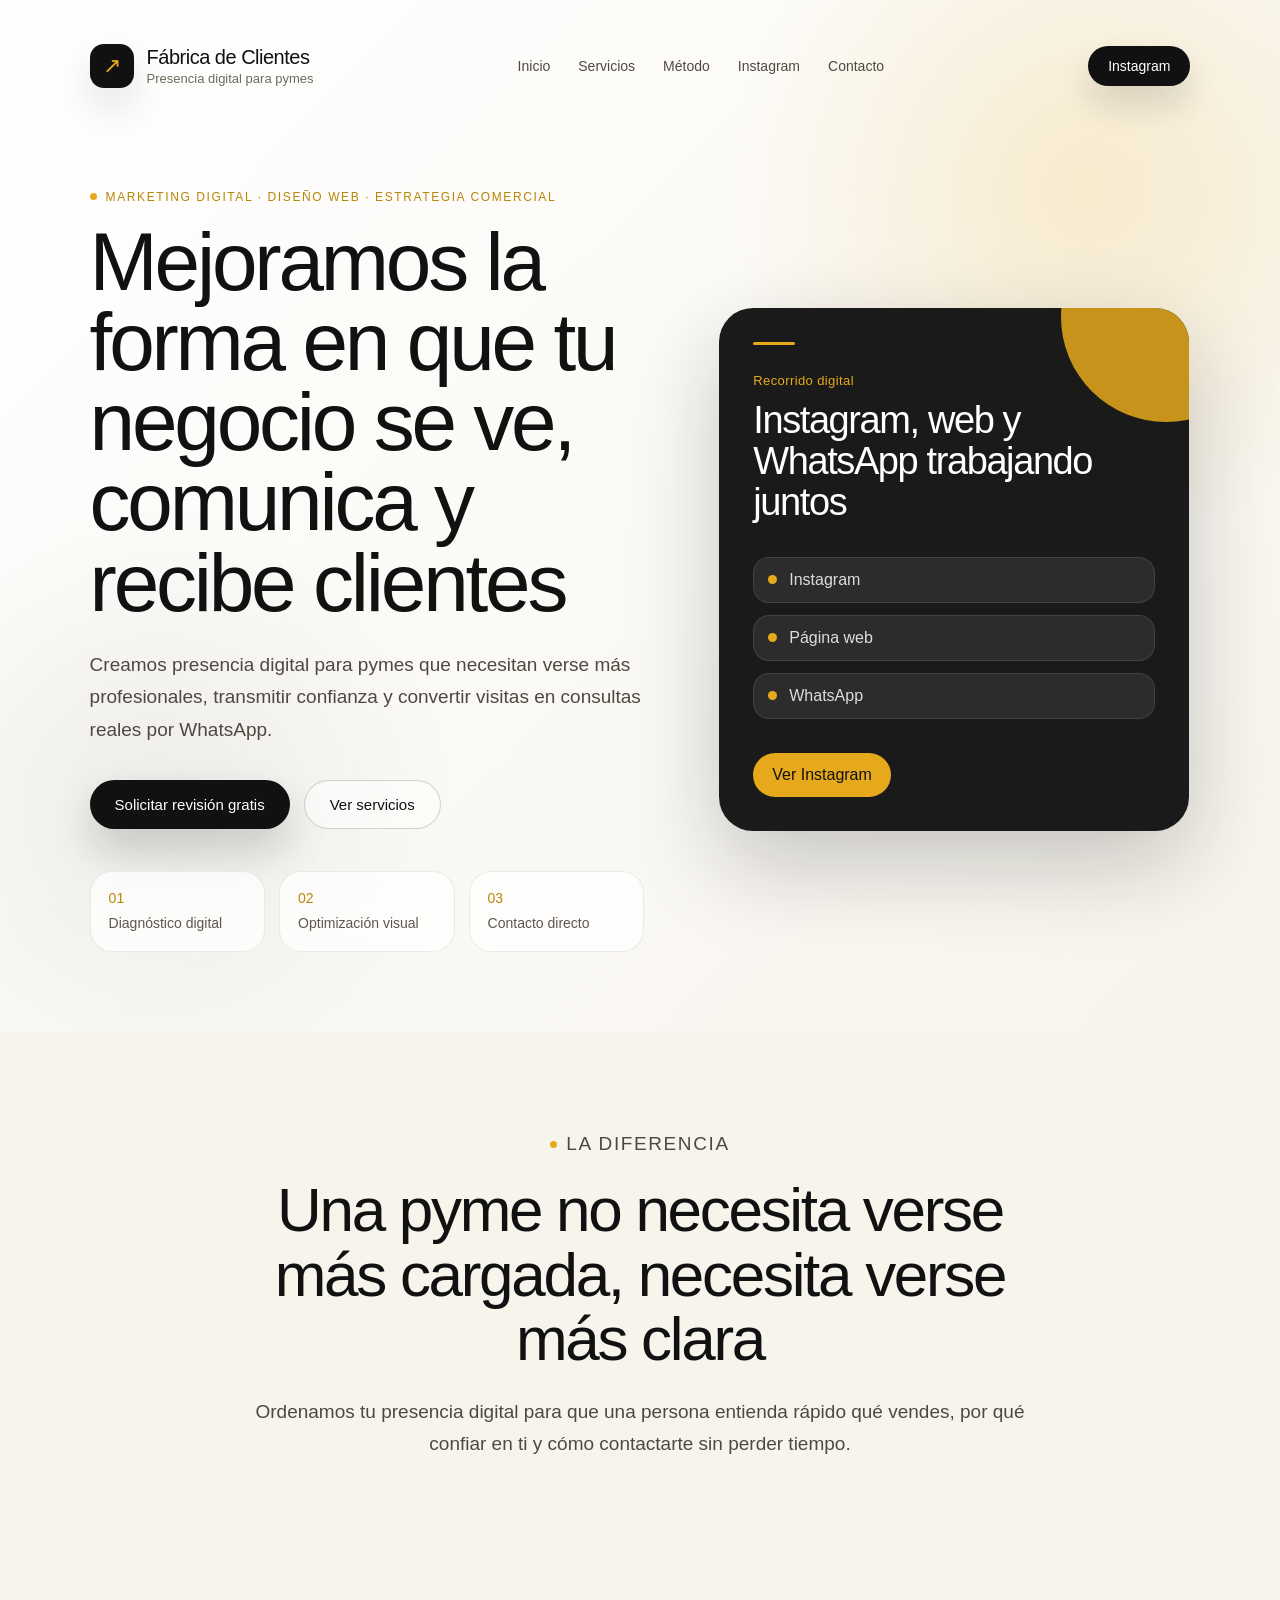
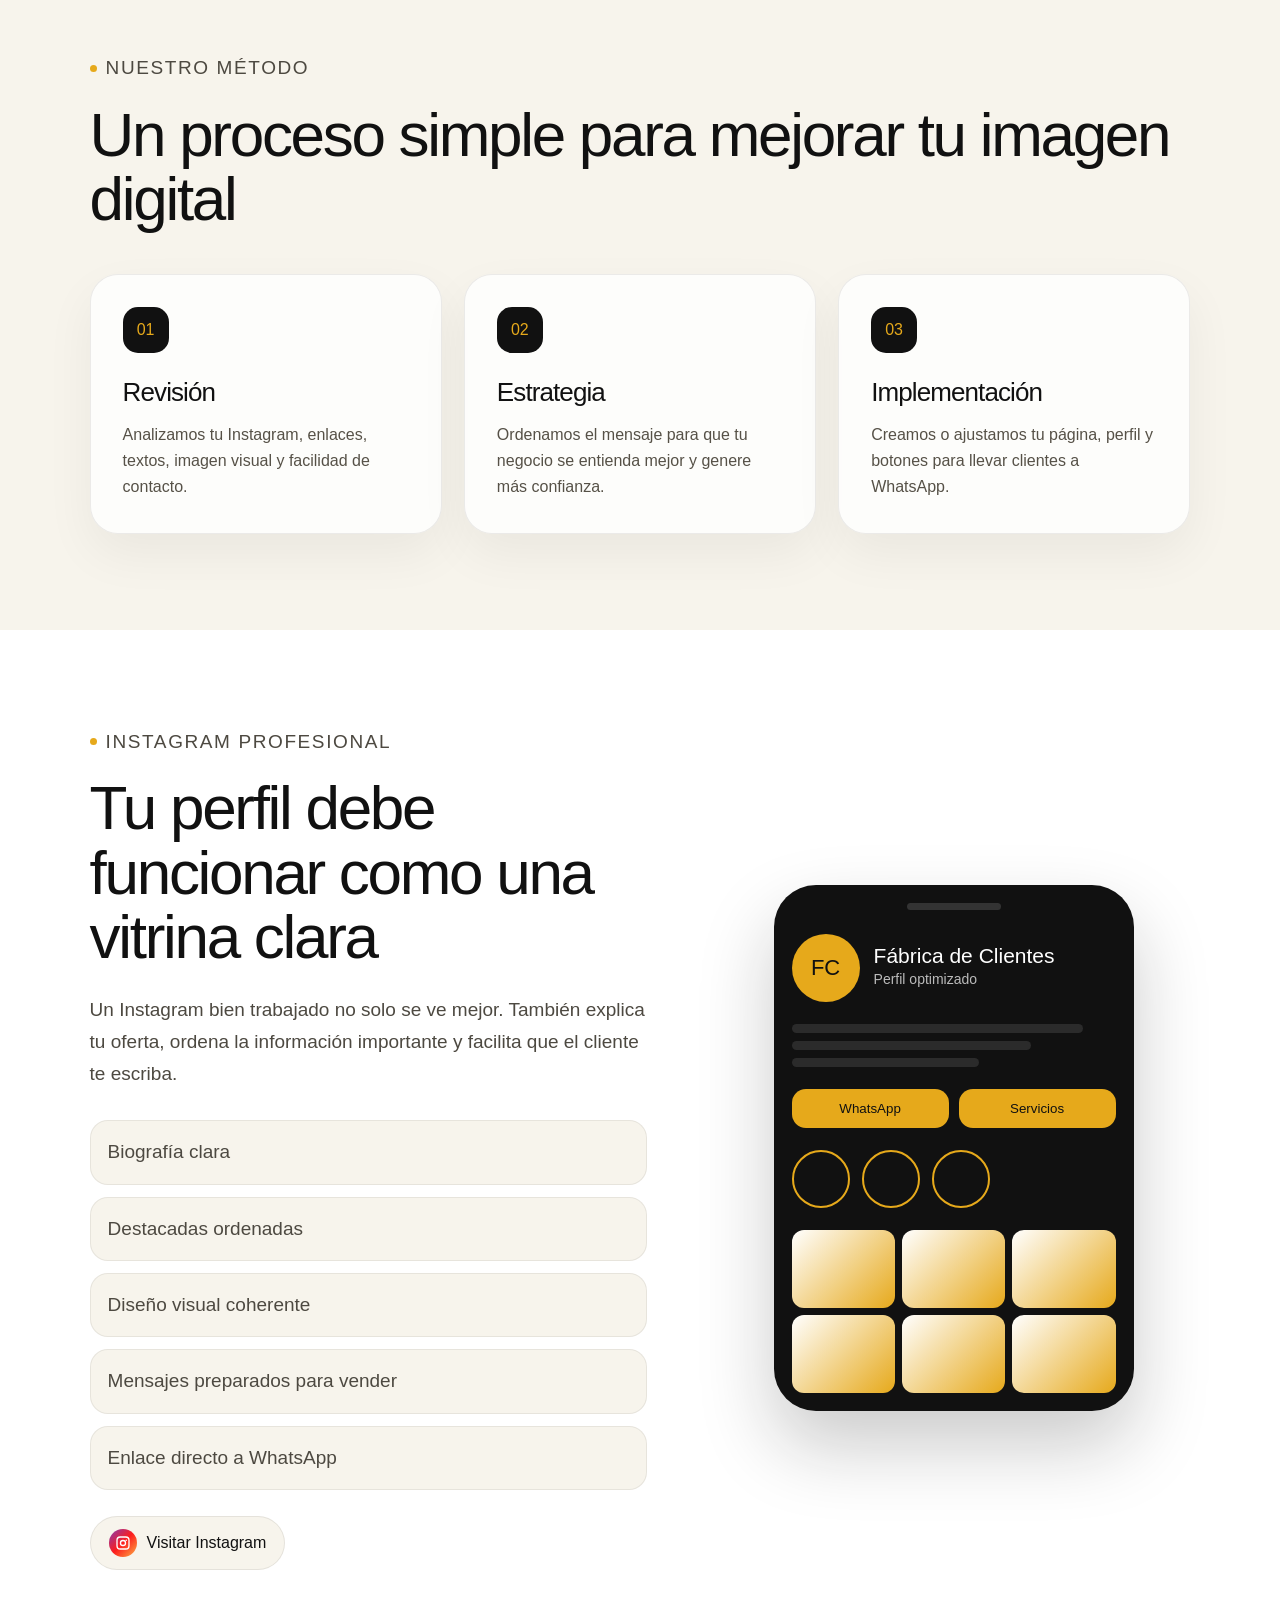
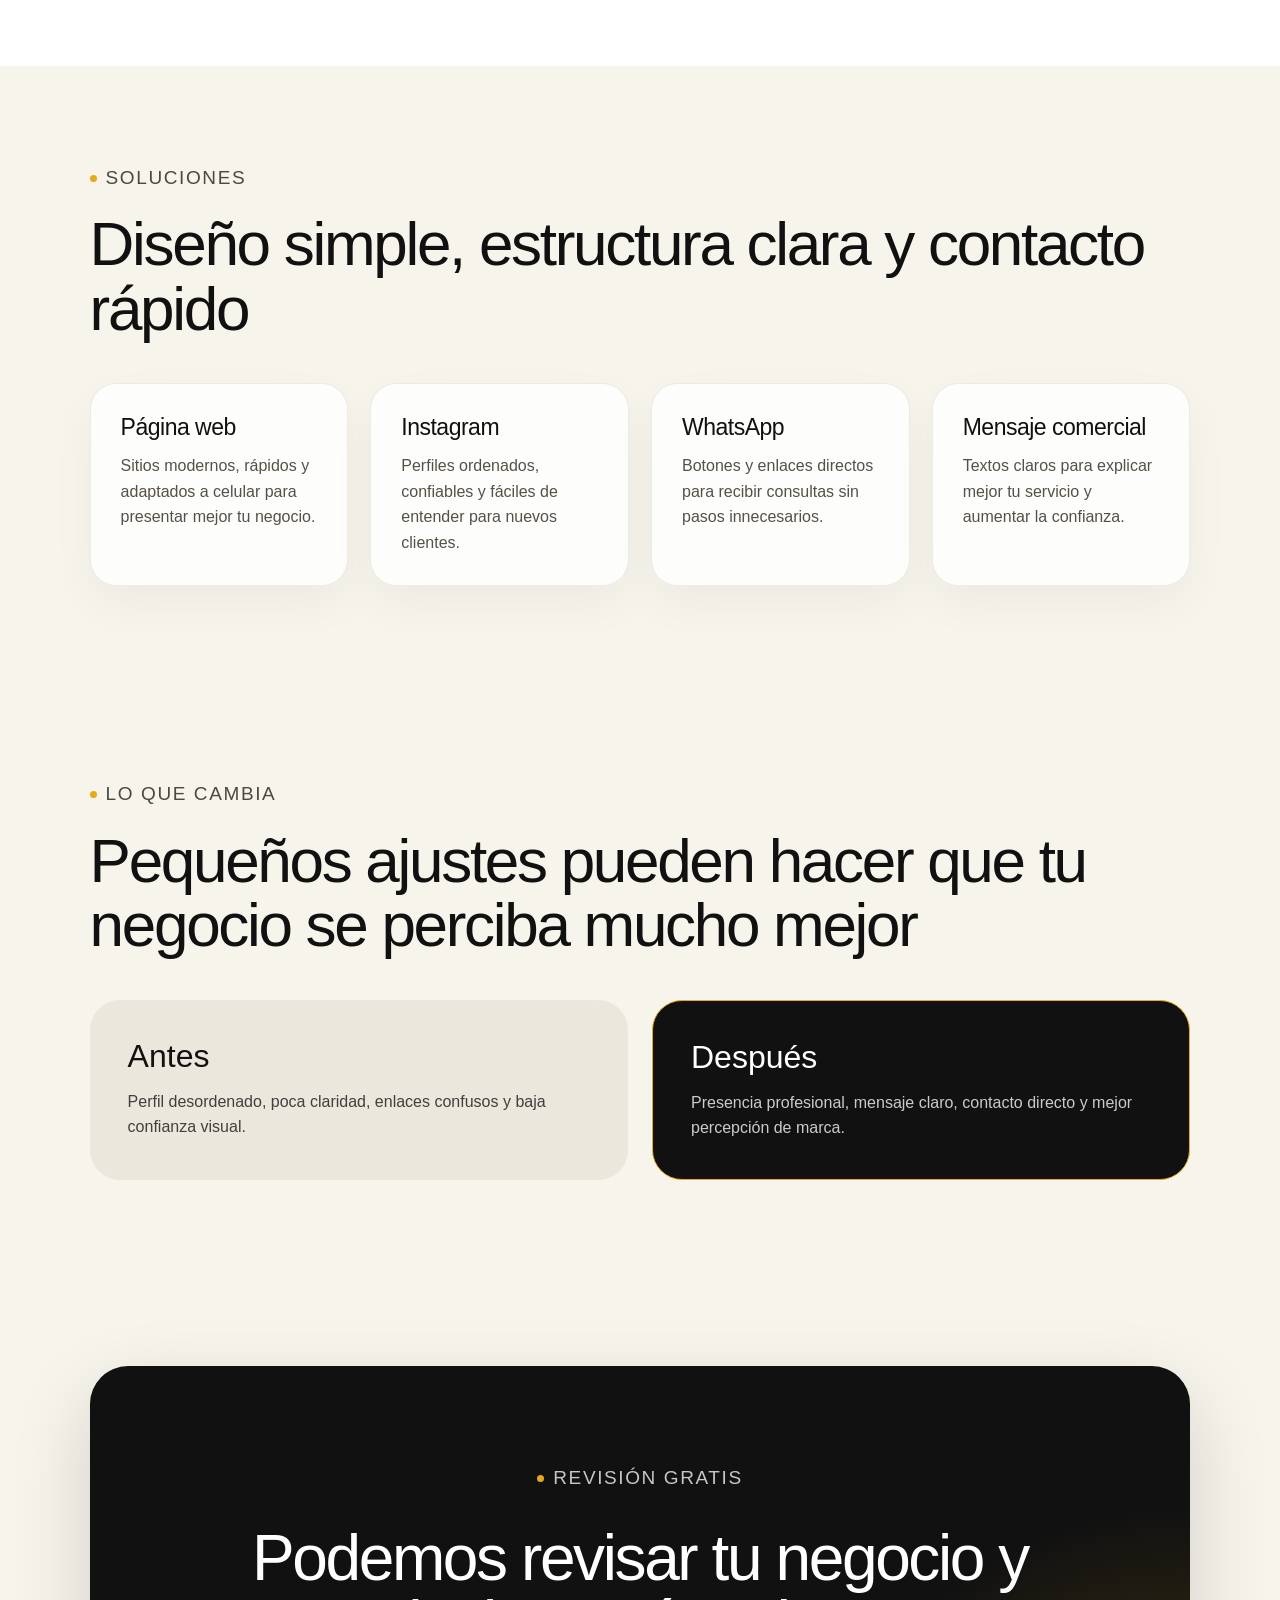
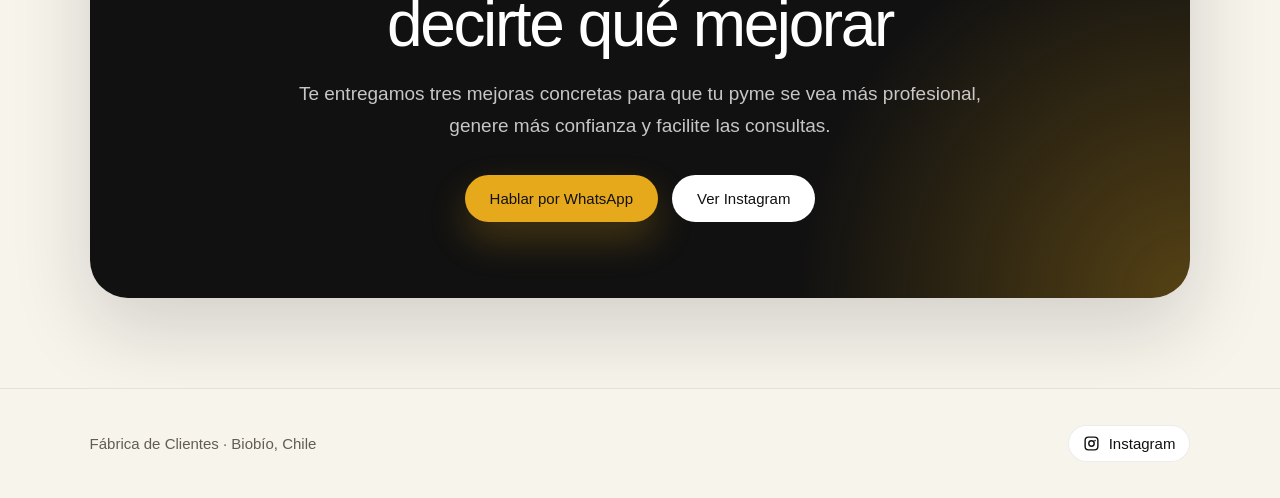
<file: index.html>
<!DOCTYPE html>
<html lang="es">
<head>
    <meta charset="UTF-8">
    <meta name="viewport" content="width=device-width, initial-scale=1.0">
    <title>Fábrica de Clientes | Marketing y presencia digital para pymes</title>
    <link rel="stylesheet" href="style.css">
</head>
<body>

    <div class="version-pc">

        <header class="hero">

            <nav class="nav">
                <a href="index.html" class="logo">
                    <div class="logo-icon">↗</div>

                    <div>
                        <h2>Fábrica de Clientes</h2>
                        <span>Presencia digital para pymes</span>
                    </div>
                </a>

                <div class="menu">
                    <a href="index.html">Inicio</a>
                    <a href="servicios.html">Servicios</a>
                    <a href="#metodo">Método</a>
                    <a href="#instagram">Instagram</a>
                    <a href="#contacto">Contacto</a>
                </div>

                <a class="nav-btn" href="https://www.instagram.com/fabricadeclientes.cl" target="_blank">
                    Instagram
                </a>
            </nav>

            <section class="hero-content minimal-hero">

                <div class="hero-text">
                    <p class="tag">Marketing digital · Diseño web · Estrategia comercial</p>

                    <h1>Mejoramos la forma en que tu negocio se ve, comunica y recibe clientes</h1>

                    <p class="description">
                        Creamos presencia digital para pymes que necesitan verse más profesionales,
                        transmitir confianza y convertir visitas en consultas reales por WhatsApp.
                    </p>

                    <div class="hero-buttons">
                        <a class="btn-primary" href="https://wa.me/56926001268" target="_blank">
                            Solicitar revisión gratis
                        </a>

                        <a class="btn-secondary" href="servicios.html">
                            Ver servicios
                        </a>
                    </div>

                    <div class="mini-stats">
                        <div>
                            <span>01</span>
                            <p>Diagnóstico digital</p>
                        </div>

                        <div>
                            <span>02</span>
                            <p>Optimización visual</p>
                        </div>

                        <div>
                            <span>03</span>
                            <p>Contacto directo</p>
                        </div>
                    </div>
                </div>

                <div class="hero-visual">
                    <div class="minimal-card">
                        <div class="card-line"></div>

                        <p class="card-label">Recorrido digital</p>

                        <h3>Instagram, web y WhatsApp trabajando juntos</h3>

                        <div class="simple-flow">
                            <div>
                                <span></span>
                                <p>Instagram</p>
                            </div>

                            <div>
                                <span></span>
                                <p>Página web</p>
                            </div>

                            <div>
                                <span></span>
                                <p>WhatsApp</p>
                            </div>
                        </div>

                        <a href="https://www.instagram.com/fabricadeclientes.cl" target="_blank" class="ig-card-link">
                            Ver Instagram
                        </a>
                    </div>
                </div>

            </section>

        </header>

        <main>

            <section class="section intro-section">
                <p class="tag">La diferencia</p>

                <h2>Una pyme no necesita verse más cargada, necesita verse más clara</h2>

                <p>
                    Ordenamos tu presencia digital para que una persona entienda rápido qué vendes,
                    por qué confiar en ti y cómo contactarte sin perder tiempo.
                </p>
            </section>

            <section class="section" id="metodo">
                <p class="tag">Nuestro método</p>

                <h2>Un proceso simple para mejorar tu imagen digital</h2>

                <div class="cards clean-cards">

                    <div class="card">
                        <div class="card-icon">01</div>

                        <h3>Revisión</h3>

                        <p>
                            Analizamos tu Instagram, enlaces, textos, imagen visual y facilidad de contacto.
                        </p>
                    </div>

                    <div class="card">
                        <div class="card-icon">02</div>

                        <h3>Estrategia</h3>

                        <p>
                            Ordenamos el mensaje para que tu negocio se entienda mejor y genere más confianza.
                        </p>
                    </div>

                    <div class="card">
                        <div class="card-icon">03</div>

                        <h3>Implementación</h3>

                        <p>
                            Creamos o ajustamos tu página, perfil y botones para llevar clientes a WhatsApp.
                        </p>
                    </div>

                </div>
            </section>

            <section class="section instagram-section" id="instagram">
                <div class="split">

                    <div>
                        <p class="tag">Instagram profesional</p>

                        <h2>Tu perfil debe funcionar como una vitrina clara</h2>

                        <p>
                            Un Instagram bien trabajado no solo se ve mejor. También explica tu oferta,
                            ordena la información importante y facilita que el cliente te escriba.
                        </p>

                        <div class="minimal-list">
                            <p>Biografía clara</p>
                            <p>Destacadas ordenadas</p>
                            <p>Diseño visual coherente</p>
                            <p>Mensajes preparados para vender</p>
                            <p>Enlace directo a WhatsApp</p>
                        </div>

                        <a href="https://www.instagram.com/fabricadeclientes.cl" target="_blank" class="simple-instagram">
                            <span>
                                <svg viewBox="0 0 24 24">
                                    <path d="M7.8 2h8.4A5.8 5.8 0 0 1 22 7.8v8.4A5.8 5.8 0 0 1 16.2 22H7.8A5.8 5.8 0 0 1 2 16.2V7.8A5.8 5.8 0 0 1 7.8 2zm0 2A3.8 3.8 0 0 0 4 7.8v8.4A3.8 3.8 0 0 0 7.8 20h8.4a3.8 3.8 0 0 0 3.8-3.8V7.8A3.8 3.8 0 0 0 16.2 4H7.8zm4.2 3.2A4.8 4.8 0 1 1 7.2 12 4.8 4.8 0 0 1 12 7.2zm0 2A2.8 2.8 0 1 0 14.8 12 2.8 2.8 0 0 0 12 9.2zm5-2.4a1.1 1.1 0 1 1-1.1 1.1A1.1 1.1 0 0 1 17 6.8z"/>
                                </svg>
                            </span>

                            Visitar Instagram
                        </a>
                    </div>

                    <div class="phone-mockup clean-phone">
                        <div class="phone-header"></div>

                        <div class="profile">
                            <div class="profile-photo">FC</div>

                            <div class="profile-info">
                                <h4>Fábrica de Clientes</h4>
                                <p>Perfil optimizado</p>
                            </div>
                        </div>

                        <div class="bio-lines">
                            <span></span>
                            <span></span>
                            <span></span>
                        </div>

                        <div class="ig-buttons">
                            <button>WhatsApp</button>
                            <button>Servicios</button>
                        </div>

                        <div class="stories">
                            <div></div>
                            <div></div>
                            <div></div>
                        </div>

                        <div class="feed-grid">
                            <div></div>
                            <div></div>
                            <div></div>
                            <div></div>
                            <div></div>
                            <div></div>
                        </div>
                    </div>

                </div>
            </section>

            <section class="section services-section">
                <p class="tag">Soluciones</p>

                <h2>Diseño simple, estructura clara y contacto rápido</h2>

                <div class="tech-grid">

                    <div class="tech-item">
                        <h3>Página web</h3>

                        <p>
                            Sitios modernos, rápidos y adaptados a celular para presentar mejor tu negocio.
                        </p>
                    </div>

                    <div class="tech-item">
                        <h3>Instagram</h3>

                        <p>
                            Perfiles ordenados, confiables y fáciles de entender para nuevos clientes.
                        </p>
                    </div>

                    <div class="tech-item">
                        <h3>WhatsApp</h3>

                        <p>
                            Botones y enlaces directos para recibir consultas sin pasos innecesarios.
                        </p>
                    </div>

                    <div class="tech-item">
                        <h3>Mensaje comercial</h3>

                        <p>
                            Textos claros para explicar mejor tu servicio y aumentar la confianza.
                        </p>
                    </div>

                </div>
            </section>

            <section class="section">
                <p class="tag">Lo que cambia</p>

                <h2>Pequeños ajustes pueden hacer que tu negocio se perciba mucho mejor</h2>

                <div class="comparison">

                    <div class="before">
                        <h3>Antes</h3>

                        <p>
                            Perfil desordenado, poca claridad, enlaces confusos y baja confianza visual.
                        </p>
                    </div>

                    <div class="after">
                        <h3>Después</h3>

                        <p>
                            Presencia profesional, mensaje claro, contacto directo y mejor percepción de marca.
                        </p>
                    </div>

                </div>
            </section>

            <section class="contacto" id="contacto">
                <p class="tag">Revisión gratis</p>

                <h2>Podemos revisar tu negocio y decirte qué mejorar</h2>

                <p>
                    Te entregamos tres mejoras concretas para que tu pyme se vea más profesional,
                    genere más confianza y facilite las consultas.
                </p>

                <div class="contact-buttons">
                    <a class="btn-whatsapp" href="https://wa.me/56926001268" target="_blank">
                        Hablar por WhatsApp
                    </a>

                    <a class="btn-light" href="https://www.instagram.com/fabricadeclientes.cl" target="_blank">
                        Ver Instagram
                    </a>
                </div>
            </section>

        </main>

        <footer>
            <p>Fábrica de Clientes · Biobío, Chile</p>

            <div class="footer-redes">
                <a href="https://www.instagram.com/fabricadeclientes.cl" target="_blank" class="footer-ig">
                    <svg viewBox="0 0 24 24">
                        <path d="M7.8 2h8.4A5.8 5.8 0 0 1 22 7.8v8.4A5.8 5.8 0 0 1 16.2 22H7.8A5.8 5.8 0 0 1 2 16.2V7.8A5.8 5.8 0 0 1 7.8 2zm0 2A3.8 3.8 0 0 0 4 7.8v8.4A3.8 3.8 0 0 0 7.8 20h8.4a3.8 3.8 0 0 0 3.8-3.8V7.8A3.8 3.8 0 0 0 16.2 4H7.8zm4.2 3.2A4.8 4.8 0 1 1 7.2 12 4.8 4.8 0 0 1 12 7.2zm0 2A2.8 2.8 0 1 0 14.8 12 2.8 2.8 0 0 0 12 9.2zm5-2.4a1.1 1.1 0 1 1-1.1 1.1A1.1 1.1 0 0 1 17 6.8z"/>
                    </svg>

                    Instagram
                </a>
            </div>
        </footer>

    </div>

    <div class="version-movil">

        <header class="mobile-hero">

            <nav class="mobile-nav">
                <a href="index.html" class="mobile-logo">
                    <div class="mobile-brand-icon">FC</div>

                    <div>
                        <h2>Fábrica de Clientes</h2>
                        <span>Presencia digital para pymes</span>
                    </div>
                </a>

<a href="https://www.instagram.com/fabricadeclientes.cl" target="_blank" class="mobile-ig-logo" aria-label="Instagram">
    <svg viewBox="0 0 24 24">
        <path d="M7.8 2h8.4A5.8 5.8 0 0 1 22 7.8v8.4A5.8 5.8 0 0 1 16.2 22H7.8A5.8 5.8 0 0 1 2 16.2V7.8A5.8 5.8 0 0 1 7.8 2zm0 2A3.8 3.8 0 0 0 4 7.8v8.4A3.8 3.8 0 0 0 7.8 20h8.4a3.8 3.8 0 0 0 3.8-3.8V7.8A3.8 3.8 0 0 0 16.2 4H7.8zm4.2 3.2A4.8 4.8 0 1 1 7.2 12 4.8 4.8 0 0 1 12 7.2zm0 2A2.8 2.8 0 1 0 14.8 12 2.8 2.8 0 0 0 12 9.2zm5-2.4a1.1 1.1 0 1 1-1.1 1.1A1.1 1.1 0 0 1 17 6.8z"/>
    </svg>
</a>
            </nav>

            <section class="mobile-hero-content">
                <p class="mobile-tag">Marketing digital para pymes</p>

                <h1>Haz que tu negocio se vea más profesional y reciba más consultas</h1>

                <p>
                    Mejoramos tu Instagram, página web y contacto por WhatsApp para que tus clientes entiendan rápido qué vendes y cómo escribirte.
                </p>

                <div class="mobile-buttons">
                    <a href="https://wa.me/56926001268" target="_blank">
                        Revisión gratis
                    </a>

                    <a href="servicios.html">
                        Ver servicios
                    </a>
                </div>
            </section>

        </header>

        <main class="mobile-main">

            <section class="mobile-section">
                <p class="mobile-tag">Qué hacemos</p>

                <h2>Ordenamos tu presencia digital</h2>

                <div class="mobile-cards">

                    <div>
                        <span>01</span>

                        <h3>Instagram claro</h3>

                        <p>
                            Perfil, biografía, destacadas y enlaces mejor organizados.
                        </p>
                    </div>

                    <div>
                        <span>02</span>

                        <h3>Página web</h3>

                        <p>
                            Una vitrina simple, moderna y adaptada a celular.
                        </p>
                    </div>

                    <div>
                        <span>03</span>

                        <h3>WhatsApp directo</h3>

                        <p>
                            Botones y rutas claras para recibir más consultas.
                        </p>
                    </div>

                </div>
            </section>

            <section class="mobile-section mobile-dark">
                <p class="mobile-tag">Proceso</p>

                <h2>Simple, claro y rápido</h2>

                <div class="mobile-steps">
                    <p>Revisamos tu negocio actual</p>
                    <p>Detectamos qué se puede mejorar</p>
                    <p>Ordenamos tu imagen y mensaje</p>
                    <p>Dejamos todo listo para recibir consultas</p>
                </div>
            </section>

            <section class="mobile-section">
                <p class="mobile-tag">Resultado</p>

                <h2>Tu negocio se entiende mejor desde el celular</h2>

                <div class="mobile-cards">

                    <div>
                        <span>Antes</span>

                        <h3>Presencia confusa</h3>

                        <p>
                            Información desordenada, poca confianza y pasos poco claros para contactarte.
                        </p>
                    </div>

                    <div>
                        <span>Después</span>

                        <h3>Presencia clara</h3>

                        <p>
                            Imagen profesional, mensaje directo y contacto rápido por WhatsApp.
                        </p>
                    </div>

                </div>
            </section>

            <section class="mobile-contact" id="contacto-movil">
                <p class="mobile-tag">Revisión gratis</p>

                <h2>Podemos revisar tu negocio antes de ofrecerte algo</h2>

                <p>
                    Escríbenos y te diremos tres mejoras concretas para que tu negocio se vea más profesional.
                </p>

                <a href="https://wa.me/56926001268" target="_blank">
                    Hablar por WhatsApp
                </a>

                <a href="https://www.instagram.com/fabricadeclientes.cl" target="_blank">
                    Ver Instagram
                </a>
            </section>

        </main>

        <footer class="mobile-footer">
            <p>Fábrica de Clientes · Biobío, Chile</p>
        </footer>

    </div>

    <script src="script.js"></script>
</body>
</html>
</file>
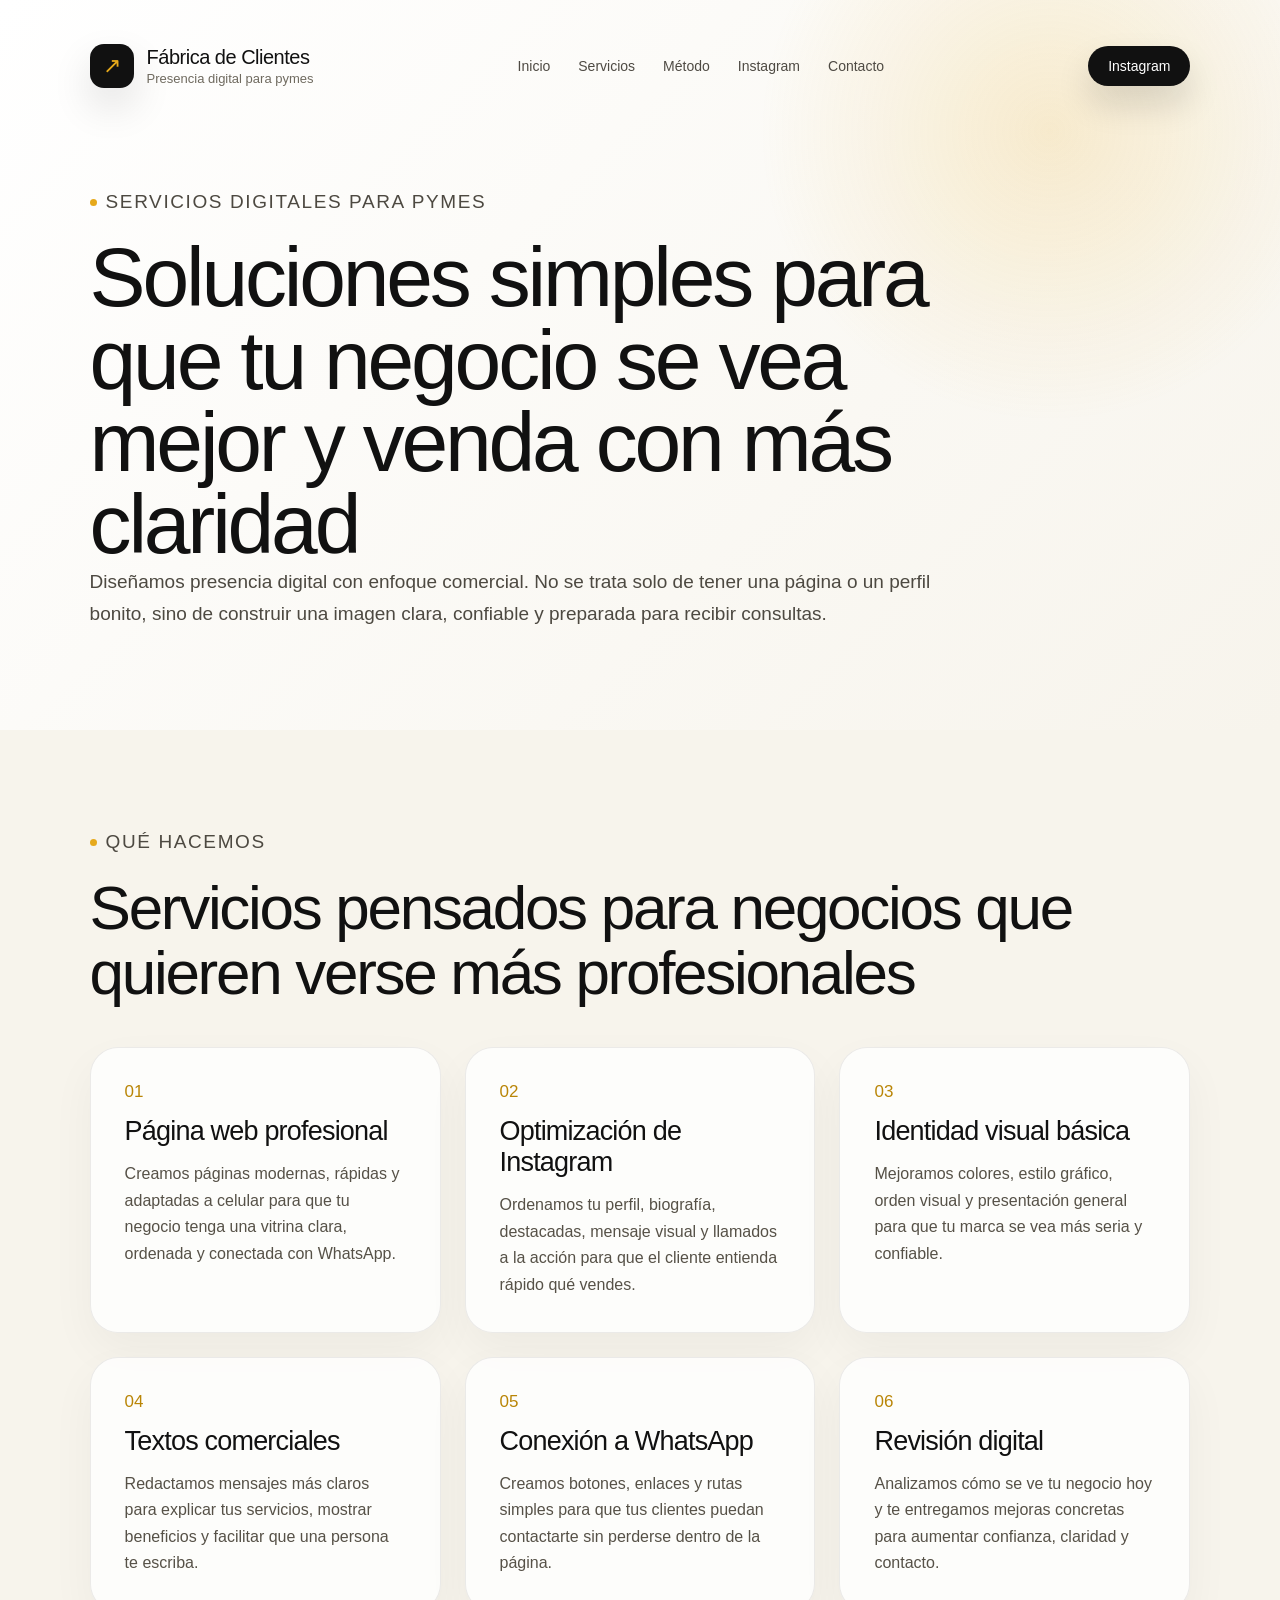
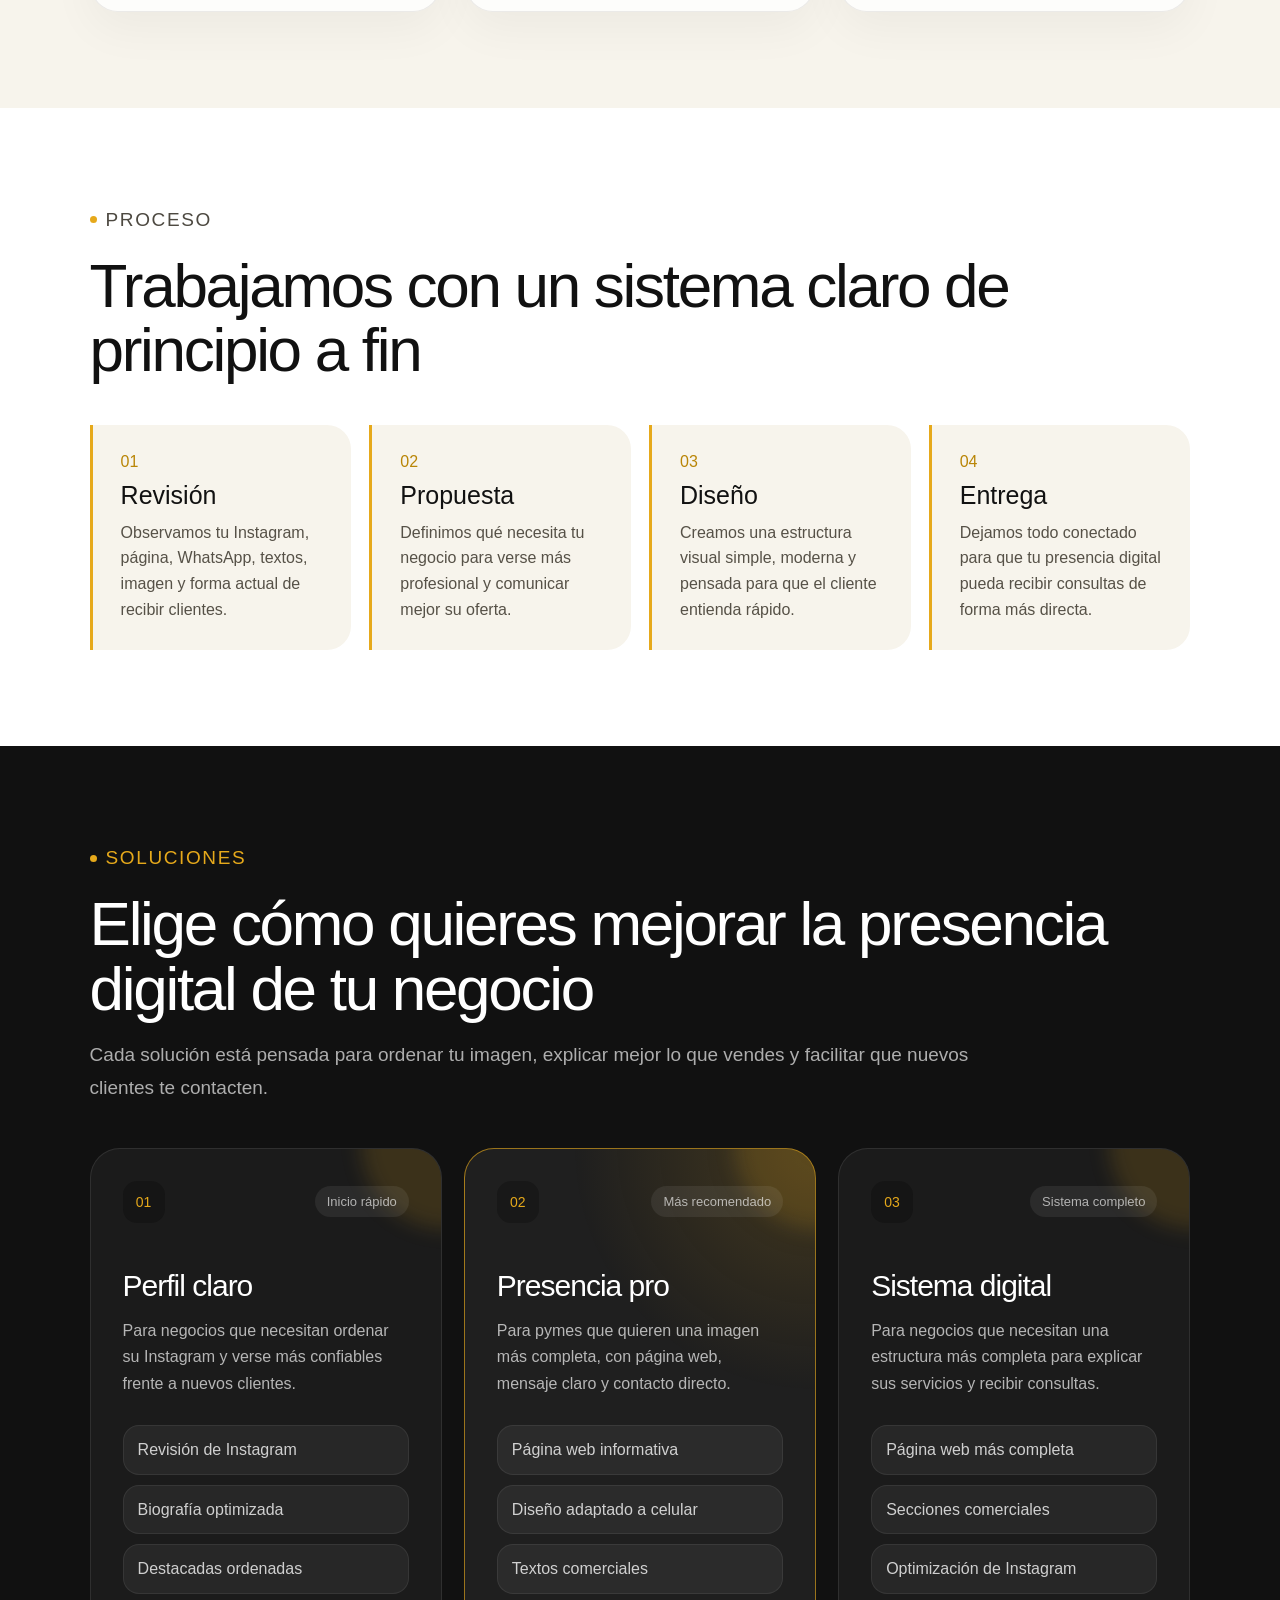
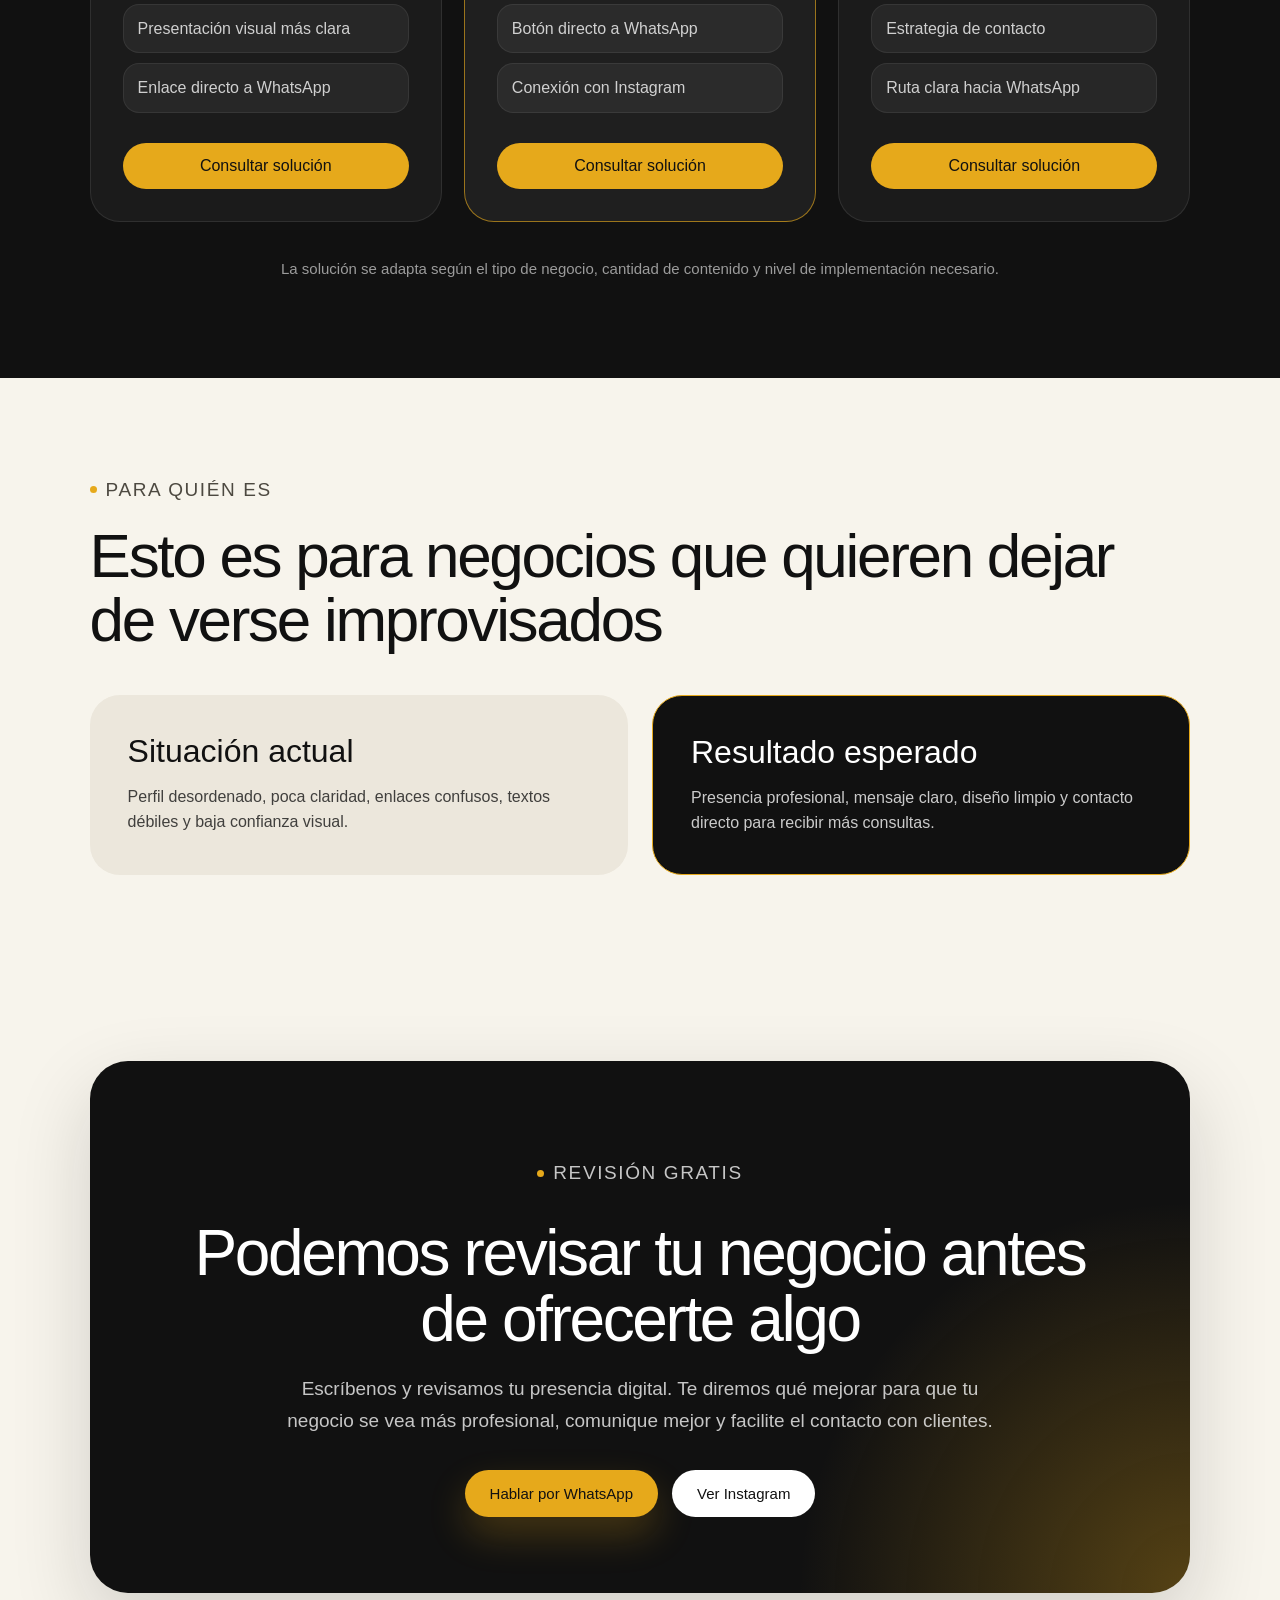
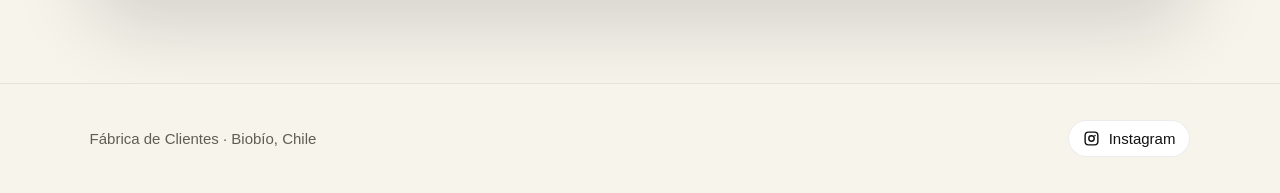
<file: servicios.html>
<!DOCTYPE html>
<html lang="es">
<head>
    <meta charset="UTF-8">
    <meta name="viewport" content="width=device-width, initial-scale=1.0">
    <title>Servicios | Fábrica de Clientes</title>
    <link rel="stylesheet" href="style.css">
</head>
<body>

    <div class="version-pc">

        <header class="page-header">

            <nav class="nav">
                <a href="index.html" class="logo">
                    <div class="logo-icon">↗</div>

                    <div>
                        <h2>Fábrica de Clientes</h2>
                        <span>Presencia digital para pymes</span>
                    </div>
                </a>

                <div class="menu">
                    <a href="index.html">Inicio</a>
                    <a href="servicios.html">Servicios</a>
                    <a href="index.html#metodo">Método</a>
                    <a href="index.html#instagram">Instagram</a>
                    <a href="#contacto">Contacto</a>
                </div>

                <a class="nav-btn" href="https://www.instagram.com/fabricadeclientes.cl" target="_blank">
                    Instagram
                </a>
            </nav>

            <section class="page-title">
                <p class="tag">Servicios digitales para pymes</p>

                <h1>Soluciones simples para que tu negocio se vea mejor y venda con más claridad</h1>

                <p>
                    Diseñamos presencia digital con enfoque comercial. No se trata solo de tener una página
                    o un perfil bonito, sino de construir una imagen clara, confiable y preparada para recibir consultas.
                </p>
            </section>

        </header>

        <main>

            <section class="section">
                <p class="tag">Qué hacemos</p>

                <h2>Servicios pensados para negocios que quieren verse más profesionales</h2>

                <div class="service-grid">

                    <div class="service-item">
                        <span>01</span>

                        <h3>Página web profesional</h3>

                        <p>
                            Creamos páginas modernas, rápidas y adaptadas a celular para que tu negocio tenga
                            una vitrina clara, ordenada y conectada con WhatsApp.
                        </p>
                    </div>

                    <div class="service-item">
                        <span>02</span>

                        <h3>Optimización de Instagram</h3>

                        <p>
                            Ordenamos tu perfil, biografía, destacadas, mensaje visual y llamados a la acción
                            para que el cliente entienda rápido qué vendes.
                        </p>
                    </div>

                    <div class="service-item">
                        <span>03</span>

                        <h3>Identidad visual básica</h3>

                        <p>
                            Mejoramos colores, estilo gráfico, orden visual y presentación general para que tu marca
                            se vea más seria y confiable.
                        </p>
                    </div>

                    <div class="service-item">
                        <span>04</span>

                        <h3>Textos comerciales</h3>

                        <p>
                            Redactamos mensajes más claros para explicar tus servicios, mostrar beneficios
                            y facilitar que una persona te escriba.
                        </p>
                    </div>

                    <div class="service-item">
                        <span>05</span>

                        <h3>Conexión a WhatsApp</h3>

                        <p>
                            Creamos botones, enlaces y rutas simples para que tus clientes puedan contactarte
                            sin perderse dentro de la página.
                        </p>
                    </div>

                    <div class="service-item">
                        <span>06</span>

                        <h3>Revisión digital</h3>

                        <p>
                            Analizamos cómo se ve tu negocio hoy y te entregamos mejoras concretas para aumentar
                            confianza, claridad y contacto.
                        </p>
                    </div>

                </div>
            </section>

            <section class="section process-pro">
                <p class="tag">Proceso</p>

                <h2>Trabajamos con un sistema claro de principio a fin</h2>

                <div class="timeline">

                    <div>
                        <span>01</span>

                        <h3>Revisión</h3>

                        <p>
                            Observamos tu Instagram, página, WhatsApp, textos, imagen y forma actual de recibir clientes.
                        </p>
                    </div>

                    <div>
                        <span>02</span>

                        <h3>Propuesta</h3>

                        <p>
                            Definimos qué necesita tu negocio para verse más profesional y comunicar mejor su oferta.
                        </p>
                    </div>

                    <div>
                        <span>03</span>

                        <h3>Diseño</h3>

                        <p>
                            Creamos una estructura visual simple, moderna y pensada para que el cliente entienda rápido.
                        </p>
                    </div>

                    <div>
                        <span>04</span>

                        <h3>Entrega</h3>

                        <p>
                            Dejamos todo conectado para que tu presencia digital pueda recibir consultas de forma más directa.
                        </p>
                    </div>

                </div>
            </section>

            <section class="section paquetes">
                <p class="tag">Soluciones</p>

                <h2>Elige cómo quieres mejorar la presencia digital de tu negocio</h2>

                <p class="section-intro">
                    Cada solución está pensada para ordenar tu imagen, explicar mejor lo que vendes
                    y facilitar que nuevos clientes te contacten.
                </p>

                <div class="soluciones-grid">

                    <article class="solucion-card">
                        <div class="solucion-top">
                            <span>01</span>
                            <p>Inicio rápido</p>
                        </div>

                        <h3>Perfil claro</h3>

                        <p class="solucion-text">
                            Para negocios que necesitan ordenar su Instagram y verse más confiables
                            frente a nuevos clientes.
                        </p>

                        <div class="solucion-lista">
                            <p>Revisión de Instagram</p>
                            <p>Biografía optimizada</p>
                            <p>Destacadas ordenadas</p>
                            <p>Presentación visual más clara</p>
                            <p>Enlace directo a WhatsApp</p>
                        </div>

                        <a href="https://wa.me/56926001268" target="_blank" class="package-btn">
                            Consultar solución
                        </a>
                    </article>

                    <article class="solucion-card solucion-destacada">
                        <div class="solucion-top">
                            <span>02</span>
                            <p>Más recomendado</p>
                        </div>

                        <h3>Presencia pro</h3>

                        <p class="solucion-text">
                            Para pymes que quieren una imagen más completa, con página web,
                            mensaje claro y contacto directo.
                        </p>

                        <div class="solucion-lista">
                            <p>Página web informativa</p>
                            <p>Diseño adaptado a celular</p>
                            <p>Textos comerciales</p>
                            <p>Botón directo a WhatsApp</p>
                            <p>Conexión con Instagram</p>
                        </div>

                        <a href="https://wa.me/56926001268" target="_blank" class="package-btn">
                            Consultar solución
                        </a>
                    </article>

                    <article class="solucion-card">
                        <div class="solucion-top">
                            <span>03</span>
                            <p>Sistema completo</p>
                        </div>

                        <h3>Sistema digital</h3>

                        <p class="solucion-text">
                            Para negocios que necesitan una estructura más completa para explicar
                            sus servicios y recibir consultas.
                        </p>

                        <div class="solucion-lista">
                            <p>Página web más completa</p>
                            <p>Secciones comerciales</p>
                            <p>Optimización de Instagram</p>
                            <p>Estrategia de contacto</p>
                            <p>Ruta clara hacia WhatsApp</p>
                        </div>

                        <a href="https://wa.me/56926001268" target="_blank" class="package-btn">
                            Consultar solución
                        </a>
                    </article>

                </div>

                <p class="price-note">
                    La solución se adapta según el tipo de negocio, cantidad de contenido y nivel de implementación necesario.
                </p>
            </section>

            <section class="section">
                <p class="tag">Para quién es</p>

                <h2>Esto es para negocios que quieren dejar de verse improvisados</h2>

                <div class="comparison">

                    <div class="before">
                        <h3>Situación actual</h3>

                        <p>
                            Perfil desordenado, poca claridad, enlaces confusos, textos débiles
                            y baja confianza visual.
                        </p>
                    </div>

                    <div class="after">
                        <h3>Resultado esperado</h3>

                        <p>
                            Presencia profesional, mensaje claro, diseño limpio y contacto directo
                            para recibir más consultas.
                        </p>
                    </div>

                </div>
            </section>

            <section class="contacto" id="contacto">
                <p class="tag">Revisión gratis</p>

                <h2>Podemos revisar tu negocio antes de ofrecerte algo</h2>

                <p>
                    Escríbenos y revisamos tu presencia digital. Te diremos qué mejorar para que tu negocio
                    se vea más profesional, comunique mejor y facilite el contacto con clientes.
                </p>

                <div class="contact-buttons">
                    <a class="btn-whatsapp" href="https://wa.me/56926001268" target="_blank">
                        Hablar por WhatsApp
                    </a>

                    <a class="btn-light" href="https://www.instagram.com/fabricadeclientes.cl" target="_blank">
                        Ver Instagram
                    </a>
                </div>
            </section>

        </main>

        <footer>
            <p>Fábrica de Clientes · Biobío, Chile</p>

            <div class="footer-redes">
                <a href="https://www.instagram.com/fabricadeclientes.cl" target="_blank" class="footer-ig">
                    <svg viewBox="0 0 24 24">
                        <path d="M7.8 2h8.4A5.8 5.8 0 0 1 22 7.8v8.4A5.8 5.8 0 0 1 16.2 22H7.8A5.8 5.8 0 0 1 2 16.2V7.8A5.8 5.8 0 0 1 7.8 2zm0 2A3.8 3.8 0 0 0 4 7.8v8.4A3.8 3.8 0 0 0 7.8 20h8.4a3.8 3.8 0 0 0 3.8-3.8V7.8A3.8 3.8 0 0 0 16.2 4H7.8zm4.2 3.2A4.8 4.8 0 1 1 7.2 12 4.8 4.8 0 0 1 12 7.2zm0 2A2.8 2.8 0 1 0 14.8 12 2.8 2.8 0 0 0 12 9.2zm5-2.4a1.1 1.1 0 1 1-1.1 1.1A1.1 1.1 0 0 1 17 6.8z"/>
                    </svg>

                    Instagram
                </a>
            </div>
        </footer>

    </div>

    <div class="version-movil">

        <header class="mobile-hero">

            <nav class="mobile-nav">
    <a href="index.html" class="mobile-logo">
        <div class="mobile-brand-icon">FC</div>

        <div>
            <h2>Fábrica de Clientes</h2>
            <span>Servicios para pymes</span>
        </div>
    </a>

    <a href="index.html" class="mobile-nav-link">
        Inicio
    </a>
</nav>

            <section class="mobile-hero-content">
                <p class="mobile-tag">Servicios digitales</p>

                <h1>Mejoramos tu imagen digital para que tu negocio genere más confianza</h1>

                <p>
                    Creamos páginas web, optimizamos Instagram y ordenamos el contacto por WhatsApp para que tus clientes entiendan rápido qué ofreces.
                </p>

                <div class="mobile-buttons">
                    <a href="https://wa.me/56926001268" target="_blank">
                        Pedir revisión gratis
                    </a>

                    <a href="https://www.instagram.com/fabricadeclientes.cl" target="_blank">
                        Ver Instagram
                    </a>
                </div>
            </section>

        </header>

        <main class="mobile-main">

            <section class="mobile-section">
                <p class="mobile-tag">Qué hacemos</p>

                <h2>Servicios simples para negocios que quieren verse mejor</h2>

                <div class="mobile-cards">

                    <div>
                        <span>01</span>

                        <h3>Página web</h3>

                        <p>
                            Una vitrina moderna, clara y adaptada a celular para presentar tu negocio.
                        </p>
                    </div>

                    <div>
                        <span>02</span>

                        <h3>Instagram</h3>

                        <p>
                            Perfil, biografía, destacadas, diseño y enlaces mejor organizados.
                        </p>
                    </div>

                    <div>
                        <span>03</span>

                        <h3>WhatsApp</h3>

                        <p>
                            Botones y rutas directas para que el cliente pueda escribirte rápido.
                        </p>
                    </div>

                    <div>
                        <span>04</span>

                        <h3>Mensaje comercial</h3>

                        <p>
                            Textos más claros para explicar tus servicios y generar confianza.
                        </p>
                    </div>

                </div>
            </section>

            <section class="mobile-section mobile-dark">
                <p class="mobile-tag">Proceso</p>

                <h2>Trabajamos con un sistema corto y claro</h2>

                <div class="mobile-steps">
                    <p>Revisamos tu presencia digital actual</p>
                    <p>Detectamos qué se ve débil o desordenado</p>
                    <p>Ordenamos tu imagen, texto y contacto</p>
                    <p>Dejamos una ruta simple hacia WhatsApp</p>
                </div>
            </section>

            <section class="mobile-section">
                <p class="mobile-tag">Soluciones</p>

                <h2>Elige el nivel de mejora que necesita tu negocio</h2>

                <div class="mobile-cards">

                    <div>
                        <span>01</span>

                        <h3>Perfil claro</h3>

                        <p>
                            Para ordenar Instagram, mejorar la biografía, destacadas y enlace a WhatsApp.
                        </p>
                    </div>

                    <div>
                        <span>02</span>

                        <h3>Presencia pro</h3>

                        <p>
                            Para tener página web, textos comerciales y contacto directo desde WhatsApp.
                        </p>
                    </div>

                    <div>
                        <span>03</span>

                        <h3>Sistema digital</h3>

                        <p>
                            Para negocios que necesitan una estructura más completa y profesional.
                        </p>
                    </div>

                </div>
            </section>

            <section class="mobile-section mobile-dark">
                <p class="mobile-tag">Resultado</p>

                <h2>Tu negocio deja de verse improvisado</h2>

                <div class="mobile-steps">
                    <p>Imagen más profesional</p>
                    <p>Mensaje más fácil de entender</p>
                    <p>Contacto más rápido por WhatsApp</p>
                    <p>Mayor confianza para nuevos clientes</p>
                </div>
            </section>

            <section class="mobile-contact" id="contacto-movil">
                <p class="mobile-tag">Revisión gratis</p>

                <h2>Podemos revisar tu negocio antes de ofrecerte algo</h2>

                <p>
                    Escríbenos y te diremos tres mejoras concretas para que tu negocio se vea más profesional.
                </p>

                <a href="https://wa.me/56926001268" target="_blank">
                    Hablar por WhatsApp
                </a>

                <a href="https://www.instagram.com/fabricadeclientes.cl" target="_blank">
                    Ver Instagram
                </a>
            </section>

        </main>

        <footer class="mobile-footer">
            <p>Fábrica de Clientes · Biobío, Chile</p>
        </footer>

    </div>

    <script src="script.js"></script>
</body>
</html>
</file>
<file: style.css>
* {
    margin: 0;
    padding: 0;
    box-sizing: border-box;
}

html {
    scroll-behavior: smooth;
}

body {
    font-family: Arial, Helvetica, sans-serif;
    background: #f7f4ec;
    color: #111111;
    overflow-x: hidden;
}

a {
    text-decoration: none;
    color: inherit;
}

button,
input,
textarea {
    font-family: inherit;
}

.cursor-light {
    display: none;
}

.version-pc {
    display: block;
}

.version-movil {
    display: none;
}

.hero,
.page-header,
main,
footer {
    position: relative;
    z-index: 1;
}

/* inicio pc */

.hero {
    min-height: 100vh;
    padding: 30px 7% 80px;
    background:
        radial-gradient(circle at 85% 18%, rgba(230, 169, 27, 0.18), transparent 26%),
        radial-gradient(circle at 12% 78%, rgba(17, 17, 17, 0.06), transparent 22%),
        linear-gradient(135deg, #ffffff 0%, #f7f4ec 100%);
}

.nav {
    display: flex;
    align-items: center;
    justify-content: space-between;
    gap: 24px;
    padding: 14px 0;
    margin-bottom: 84px;
}

.logo {
    display: flex;
    align-items: center;
    gap: 13px;
}

.logo-icon {
    width: 44px;
    height: 44px;
    background: #111111;
    color: #e6a91b;
    display: grid;
    place-items: center;
    border-radius: 14px;
    font-size: 22px;
    font-weight: 500;
    box-shadow: 0 18px 40px rgba(17, 17, 17, 0.12);
}

.logo h2 {
    font-size: 20px;
    letter-spacing: -0.5px;
    font-weight: 500;
}

.logo span {
    display: block;
    margin-top: 2px;
    font-size: 13px;
    color: #6f6a5f;
}

.menu {
    display: flex;
    align-items: center;
    gap: 28px;
    font-size: 14px;
    color: #4e4a43;
}

.menu a {
    position: relative;
    transition: 0.22s ease;
}

.menu a::after {
    content: "";
    position: absolute;
    left: 0;
    bottom: -7px;
    width: 0;
    height: 1px;
    background: #111111;
    transition: 0.22s ease;
}

.menu a:hover {
    color: #111111;
}

.menu a:hover::after {
    width: 100%;
}

.nav-btn {
    padding: 12px 20px;
    background: #111111;
    color: #ffffff;
    border-radius: 999px;
    font-size: 14px;
    font-weight: 400;
    transition: 0.22s ease;
    box-shadow: 0 18px 34px rgba(17, 17, 17, 0.14);
}

.nav-btn:hover {
    transform: translateY(-2px);
    background: #e6a91b;
    color: #111111;
}

.hero-content {
    display: grid;
    grid-template-columns: 1.08fr 0.92fr;
    align-items: center;
    gap: 74px;
}

.hero-text {
    max-width: 850px;
}

.tag {
    display: inline-flex;
    align-items: center;
    gap: 9px;
    color: #b98506;
    margin-bottom: 18px;
    text-transform: uppercase;
    letter-spacing: 1.6px;
    font-size: 12px;
    font-weight: 500;
}

.tag::before {
    content: "";
    width: 7px;
    height: 7px;
    background: #e6a91b;
    border-radius: 50%;
}

h1 {
    font-size: clamp(44px, 6.4vw, 82px);
    line-height: 0.98;
    letter-spacing: -3.2px;
    max-width: 920px;
    font-weight: 500;
}

.description {
    margin-top: 26px;
    font-size: 19px;
    line-height: 1.7;
    color: #4d4941;
    max-width: 690px;
}

.hero-buttons {
    display: flex;
    gap: 14px;
    flex-wrap: wrap;
    margin-top: 34px;
}

.btn-primary,
.btn-secondary,
.btn-whatsapp,
.btn-light {
    padding: 15px 25px;
    border-radius: 999px;
    font-weight: 400;
    display: inline-flex;
    align-items: center;
    justify-content: center;
    transition: 0.22s ease;
    font-size: 15px;
}

.btn-primary {
    background: #111111;
    color: #ffffff;
    box-shadow: 0 20px 42px rgba(17, 17, 17, 0.18);
}

.btn-primary:hover,
.btn-whatsapp:hover {
    transform: translateY(-3px);
    background: #e6a91b;
    color: #111111;
}

.btn-secondary {
    border: 1px solid rgba(17, 17, 17, 0.18);
    color: #111111;
    background: rgba(255, 255, 255, 0.5);
}

.btn-secondary:hover {
    background: #ffffff;
    border-color: rgba(17, 17, 17, 0.34);
    transform: translateY(-2px);
}

.mini-stats,
.trust-row {
    display: grid;
    grid-template-columns: repeat(3, 1fr);
    gap: 14px;
    margin-top: 42px;
    max-width: 760px;
}

.mini-stats div,
.trust-row div {
    background: rgba(255, 255, 255, 0.72);
    border: 1px solid rgba(17, 17, 17, 0.08);
    border-radius: 22px;
    padding: 18px;
    backdrop-filter: blur(12px);
}

.mini-stats span,
.trust-row strong {
    display: block;
    margin-bottom: 7px;
    color: #b98506;
    font-size: 14px;
    font-weight: 500;
}

.mini-stats p,
.trust-row span {
    color: #5d584f;
    font-size: 14px;
    line-height: 1.45;
}

.hero-visual {
    position: relative;
    min-height: 520px;
    display: grid;
    place-items: center;
}

.hero-visual::before {
    content: "";
    position: absolute;
    width: 320px;
    height: 320px;
    background: rgba(230, 169, 27, 0.15);
    border-radius: 50%;
    filter: blur(32px);
}

.minimal-card,
.dashboard-card {
    width: min(100%, 470px);
    background: rgba(17, 17, 17, 0.96);
    color: #ffffff;
    border-radius: 34px;
    padding: 34px;
    box-shadow: 0 34px 90px rgba(17, 17, 17, 0.22);
    position: relative;
    overflow: hidden;
}

.minimal-card::before,
.dashboard-card::after {
    content: "";
    position: absolute;
    width: 210px;
    height: 210px;
    background: rgba(230, 169, 27, 0.85);
    border-radius: 50%;
    top: -96px;
    right: -82px;
}

.card-line {
    width: 42px;
    height: 3px;
    border-radius: 999px;
    background: #e6a91b;
    margin-bottom: 28px;
    position: relative;
    z-index: 2;
}

.dash-top {
    display: flex;
    gap: 8px;
    margin-bottom: 34px;
    position: relative;
    z-index: 2;
}

.dash-top span {
    width: 10px;
    height: 10px;
    background: #ffffff;
    opacity: 0.28;
    border-radius: 50%;
}

.card-label {
    color: #e6a91b;
    margin-bottom: 12px;
    position: relative;
    z-index: 2;
    font-size: 13px;
    letter-spacing: 0.4px;
    font-weight: 400;
}

.minimal-card h3,
.dashboard-card h3 {
    font-size: clamp(28px, 3.1vw, 38px);
    letter-spacing: -1.4px;
    line-height: 1.08;
    max-width: 360px;
    position: relative;
    z-index: 2;
    font-weight: 400;
}

.simple-flow,
.flow {
    display: grid;
    gap: 12px;
    margin: 34px 0;
    position: relative;
    z-index: 2;
}

.simple-flow div,
.flow div {
    display: flex;
    align-items: center;
    gap: 12px;
    background: rgba(255, 255, 255, 0.08);
    border: 1px solid rgba(255, 255, 255, 0.10);
    padding: 13px 14px;
    border-radius: 16px;
    color: rgba(255, 255, 255, 0.84);
    font-weight: 400;
}

.simple-flow div span {
    width: 9px;
    height: 9px;
    background: #e6a91b;
    border-radius: 50%;
}

.simple-flow p,
.flow p {
    margin: 0;
}

.flow {
    display: flex;
    flex-wrap: wrap;
    align-items: center;
}

.flow span {
    color: #e6a91b;
}

.metric-box {
    display: grid;
    grid-template-columns: 1fr;
    gap: 12px;
    position: relative;
    z-index: 2;
}

.metric-box div {
    background: #ffffff;
    color: #111111;
    padding: 15px;
    border-radius: 18px;
}

.metric-box small {
    display: block;
    color: #777777;
    margin-bottom: 5px;
}

.metric-box strong {
    font-size: 19px;
    font-weight: 500;
}

.ig-card-link {
    position: relative;
    z-index: 2;
    display: inline-flex;
    text-decoration: none;
    color: #111111;
    padding: 13px 19px;
    border-radius: 999px;
    background: #e6a91b;
    transition: 0.22s ease;
}

.ig-card-link:hover {
    transform: translateY(-2px);
    background: #ffffff;
}

/* secciones pc */

.section {
    padding: 96px 7%;
}

.section h2 {
    font-size: clamp(34px, 5vw, 62px);
    letter-spacing: -2.3px;
    line-height: 1.04;
    margin-bottom: 24px;
    font-weight: 500;
}

.section > p,
.split p,
.page-title p {
    max-width: 880px;
    font-size: 19px;
    line-height: 1.7;
    color: #4d4941;
}

.intro-section {
    text-align: center;
    max-width: 950px;
    margin: 0 auto;
}

.dark-section {
    background: #111111;
    color: #ffffff;
}

.dark-section p {
    color: rgba(255, 255, 255, 0.72);
}

.cards {
    display: grid;
    grid-template-columns: repeat(3, 1fr);
    gap: 22px;
    margin-top: 42px;
}

.card {
    background: rgba(255, 255, 255, 0.78);
    border: 1px solid rgba(17, 17, 17, 0.08);
    border-radius: 28px;
    padding: 32px;
    box-shadow: 0 20px 50px rgba(17, 17, 17, 0.055);
    transition: 0.22s ease;
}

.card:hover {
    transform: translateY(-6px);
    border-color: rgba(230, 169, 27, 0.55);
    box-shadow: 0 28px 70px rgba(17, 17, 17, 0.08);
}

.glow-card {
    position: relative;
    overflow: hidden;
}

.glow-card::after {
    content: "";
    position: absolute;
    width: 140px;
    height: 140px;
    background: rgba(230, 169, 27, 0.13);
    border-radius: 50%;
    bottom: -70px;
    right: -70px;
}

.card-icon {
    width: 46px;
    height: 46px;
    background: #111111;
    color: #e6a91b;
    display: grid;
    place-items: center;
    border-radius: 15px;
    font-weight: 400;
    margin-bottom: 24px;
}

.card h3 {
    font-size: 26px;
    letter-spacing: -0.9px;
    margin-bottom: 14px;
    font-weight: 500;
}

.card p {
    color: #565147;
    line-height: 1.65;
}

/* instagram pc */

.instagram-section {
    background: #ffffff;
}

.split {
    display: grid;
    grid-template-columns: 1fr 0.85fr;
    gap: 70px;
    align-items: center;
}

.pro-list,
.minimal-list {
    list-style: none;
    display: grid;
    gap: 12px;
    margin-top: 30px;
}

.pro-list li,
.minimal-list p {
    background: #f7f4ec;
    border: 1px solid rgba(17, 17, 17, 0.07);
    padding: 15px 17px;
    border-radius: 18px;
    color: #4d4941;
    font-weight: 400;
}

.pro-list li::before {
    content: "· ";
    color: #b98506;
}

.simple-instagram {
    margin-top: 26px;
    display: inline-flex;
    align-items: center;
    gap: 10px;
    color: #111111;
    text-decoration: none;
    padding: 12px 18px;
    border-radius: 999px;
    background: #f7f4ec;
    border: 1px solid rgba(17, 17, 17, 0.08);
    transition: 0.22s ease;
}

.simple-instagram:hover {
    transform: translateY(-2px);
    background: #111111;
    color: #ffffff;
}

.simple-instagram span {
    width: 28px;
    height: 28px;
    display: grid;
    place-items: center;
    border-radius: 50%;
    background: linear-gradient(135deg, #833ab4, #fd1d1d, #fcb045);
}

.simple-instagram svg {
    width: 16px;
    height: 16px;
    fill: #ffffff;
}

.phone-mockup {
    width: min(100%, 360px);
    margin: 0 auto;
    background: #111111;
    border-radius: 42px;
    padding: 18px;
    box-shadow: 0 35px 75px rgba(17, 17, 17, 0.22);
    color: #ffffff;
}

.phone-header {
    width: 94px;
    height: 7px;
    background: #333333;
    border-radius: 999px;
    margin: 0 auto 24px;
}

.profile {
    display: flex;
    gap: 14px;
    align-items: center;
}

.profile-photo {
    width: 68px;
    height: 68px;
    background: #e6a91b;
    color: #111111;
    border-radius: 50%;
    display: grid;
    place-items: center;
    font-weight: 500;
    font-size: 22px;
}

.profile-info h4 {
    font-size: 21px;
    font-weight: 400;
}

.profile-info p {
    font-size: 14px;
    color: #bbbbbb;
}

.bio-lines {
    display: grid;
    gap: 8px;
    margin: 22px 0;
}

.bio-lines span {
    height: 9px;
    background: #2b2b2b;
    border-radius: 999px;
}

.bio-lines span:nth-child(1) {
    width: 90%;
}

.bio-lines span:nth-child(2) {
    width: 74%;
}

.bio-lines span:nth-child(3) {
    width: 58%;
}

.ig-buttons {
    display: grid;
    grid-template-columns: 1fr 1fr;
    gap: 10px;
}

.ig-buttons button {
    border: none;
    padding: 12px;
    border-radius: 14px;
    background: #e6a91b;
    color: #111111;
    font-weight: 400;
}

.stories {
    display: flex;
    gap: 12px;
    margin: 22px 0;
}

.stories div {
    width: 58px;
    height: 58px;
    border: 2px solid #e6a91b;
    border-radius: 50%;
}

.feed-grid {
    display: grid;
    grid-template-columns: repeat(3, 1fr);
    gap: 7px;
}

.feed-grid div {
    height: 78px;
    background: linear-gradient(135deg, #ffffff, #e6a91b);
    border-radius: 12px;
}

/* servicios pc */

.tech-section,
.services-section {
    background: #f7f4ec;
}

.tech-grid {
    margin-top: 42px;
    display: grid;
    grid-template-columns: repeat(4, 1fr);
    gap: 22px;
}

.tech-item {
    background: rgba(255, 255, 255, 0.78);
    padding: 30px;
    border-radius: 26px;
    border: 1px solid rgba(17, 17, 17, 0.08);
    box-shadow: 0 18px 46px rgba(17, 17, 17, 0.045);
    transition: 0.22s ease;
}

.tech-item:hover {
    transform: translateY(-5px);
    border-color: rgba(230, 169, 27, 0.55);
}

.tech-item h3 {
    font-size: 23px;
    margin-bottom: 12px;
    font-weight: 500;
    letter-spacing: -0.5px;
}

.tech-item p {
    color: #565147;
    line-height: 1.6;
}

.page-header {
    padding: 30px 7% 100px;
    background:
        radial-gradient(circle at 82% 18%, rgba(230, 169, 27, 0.18), transparent 24%),
        linear-gradient(135deg, #ffffff 0%, #f7f4ec 100%);
}

.page-title {
    margin-top: 80px;
    max-width: 1080px;
}

.page-title h1 {
    font-size: clamp(44px, 6.8vw, 84px);
    line-height: 0.98;
    letter-spacing: -3.2px;
    font-weight: 500;
}

.service-grid {
    display: grid;
    grid-template-columns: repeat(3, 1fr);
    gap: 24px;
    margin-top: 42px;
}

.service-item {
    background: rgba(255, 255, 255, 0.78);
    padding: 34px;
    border-radius: 28px;
    border: 1px solid rgba(17, 17, 17, 0.08);
    box-shadow: 0 18px 46px rgba(17, 17, 17, 0.045);
    transition: 0.22s ease;
}

.service-item:hover {
    transform: translateY(-6px);
    border-color: rgba(230, 169, 27, 0.55);
}

.service-item span {
    color: #b98506;
    font-weight: 400;
    font-size: 17px;
}

.service-item h3 {
    font-size: 27px;
    margin: 14px 0;
    letter-spacing: -0.8px;
    font-weight: 500;
}

.service-item p {
    color: #565147;
    line-height: 1.65;
}

.process-pro {
    background: #ffffff;
}

.timeline {
    margin-top: 42px;
    display: grid;
    grid-template-columns: repeat(4, 1fr);
    gap: 18px;
}

.timeline div {
    padding: 28px;
    border-left: 3px solid #e6a91b;
    background: #f7f4ec;
    border-radius: 0 24px 24px 0;
}

.timeline span {
    color: #b98506;
    font-weight: 400;
}

.timeline h3 {
    font-size: 25px;
    margin: 10px 0;
    font-weight: 500;
}

.timeline p {
    color: #565147;
    line-height: 1.6;
}

.paquetes {
    background: #111111;
    color: #ffffff;
}

.paquetes .tag {
    color: #e6a91b;
}

.paquetes .section-intro {
    color: rgba(255, 255, 255, 0.66);
}

.section-intro {
    max-width: 760px;
    margin-top: -6px;
}

.soluciones-grid {
    display: grid;
    grid-template-columns: repeat(3, 1fr);
    gap: 22px;
    margin-top: 44px;
}

.solucion-card {
    position: relative;
    display: flex;
    flex-direction: column;
    min-height: 520px;
    padding: 32px;
    border-radius: 30px;
    background: rgba(255, 255, 255, 0.045);
    border: 1px solid rgba(255, 255, 255, 0.09);
    overflow: hidden;
    transition: 0.25s ease;
}

.solucion-card::before {
    content: "";
    position: absolute;
    width: 170px;
    height: 170px;
    right: -90px;
    top: -90px;
    background: rgba(230, 169, 27, 0.16);
    border-radius: 50%;
    filter: blur(10px);
}

.solucion-card:hover {
    transform: translateY(-6px);
    border-color: rgba(230, 169, 27, 0.38);
    background: rgba(255, 255, 255, 0.065);
}

.solucion-destacada {
    background:
        radial-gradient(circle at top right, rgba(230, 169, 27, 0.18), transparent 32%),
        rgba(255, 255, 255, 0.06);
    border-color: rgba(230, 169, 27, 0.62);
}

.solucion-top {
    position: relative;
    z-index: 2;
    display: flex;
    justify-content: space-between;
    align-items: center;
    gap: 14px;
    margin-bottom: 46px;
}

.solucion-top span {
    width: 42px;
    height: 42px;
    display: grid;
    place-items: center;
    border-radius: 14px;
    background: rgba(0, 0, 0, 0.24);
    color: #e6a91b;
    font-size: 14px;
}

.solucion-top p {
    margin: 0;
    padding: 8px 12px;
    border-radius: 999px;
    background: rgba(255, 255, 255, 0.07);
    color: rgba(255, 255, 255, 0.64);
    font-size: 13px;
}

.solucion-card h3 {
    position: relative;
    z-index: 2;
    font-size: 30px;
    line-height: 1.1;
    letter-spacing: -1px;
    font-weight: 400;
    margin-bottom: 16px;
}

.solucion-text {
    position: relative;
    z-index: 2;
    color: rgba(255, 255, 255, 0.68);
    line-height: 1.65;
    margin-bottom: 28px;
}

.solucion-lista {
    position: relative;
    z-index: 2;
    display: grid;
    gap: 10px;
    margin-bottom: 30px;
}

.solucion-lista p {
    margin: 0;
    padding: 13px 14px;
    border-radius: 16px;
    background: rgba(255, 255, 255, 0.055);
    border: 1px solid rgba(255, 255, 255, 0.07);
    color: rgba(255, 255, 255, 0.78);
    line-height: 1.35;
}

.package-btn {
    position: relative;
    z-index: 2;
    margin-top: auto;
    display: inline-flex;
    justify-content: center;
    align-items: center;
    width: 100%;
    padding: 14px 20px;
    border-radius: 999px;
    background: #e6a91b;
    color: #111111;
    transition: 0.22s ease;
}

.package-btn:hover {
    transform: translateY(-2px);
    background: #ffffff;
}

.price-note {
    max-width: 760px;
    margin: 34px auto 0;
    text-align: center;
    color: rgba(255, 255, 255, 0.58) !important;
    font-size: 15px !important;
    line-height: 1.6;
}

/* comparación pc */

.comparison {
    display: grid;
    grid-template-columns: 1fr 1fr;
    gap: 24px;
    margin-top: 42px;
}

.comparison div {
    padding: 38px;
    border-radius: 30px;
}

.before {
    background: #ece7dc;
}

.after {
    background: #111111;
    color: #ffffff;
    border: 1px solid #e6a91b;
}

.comparison h3 {
    font-size: 32px;
    margin-bottom: 14px;
    font-weight: 500;
}

.comparison p {
    color: inherit;
    opacity: 0.78;
    line-height: 1.6;
}

/* contacto pc */

.contacto {
    margin: 90px 7%;
    padding: 76px;
    border-radius: 38px;
    background:
        radial-gradient(circle at bottom right, rgba(230, 169, 27, 0.32), transparent 32%),
        #111111;
    color: #ffffff;
    text-align: center;
    box-shadow: 0 30px 80px rgba(17, 17, 17, 0.16);
}

.contacto h2 {
    font-size: clamp(36px, 5vw, 66px);
    letter-spacing: -2.4px;
    line-height: 1.03;
    font-weight: 500;
}

.contacto p {
    margin: 20px auto 32px;
    max-width: 720px;
    color: rgba(255, 255, 255, 0.76);
    font-size: 19px;
    line-height: 1.7;
}

.contact-buttons {
    display: flex;
    justify-content: center;
    gap: 14px;
    flex-wrap: wrap;
}

.btn-whatsapp {
    background: #e6a91b;
    color: #111111;
    box-shadow: 0 18px 38px rgba(230, 169, 27, 0.24);
}

.btn-light {
    background: #ffffff;
    color: #111111;
}

.btn-light:hover {
    transform: translateY(-2px);
    background: #f7f4ec;
}

/* footer pc */

footer {
    padding: 36px 7%;
    display: flex;
    justify-content: space-between;
    align-items: center;
    gap: 22px;
    color: #625d54;
    font-size: 15px;
    background: #f7f4ec;
    border-top: 1px solid rgba(17, 17, 17, 0.08);
}

footer p {
    margin: 0;
}

footer div {
    display: flex;
    gap: 18px;
    flex-wrap: wrap;
}

footer a {
    font-weight: 400;
    color: #4d4941;
    transition: 0.22s ease;
}

footer a:hover {
    color: #111111;
}

.footer-redes {
    display: flex;
    align-items: center;
    gap: 12px;
}

.footer-ig {
    display: inline-flex;
    align-items: center;
    gap: 9px;
    color: #111111;
    text-decoration: none;
    padding: 9px 14px;
    border-radius: 999px;
    background: #ffffff;
    border: 1px solid rgba(17, 17, 17, 0.08);
    transition: 0.22s ease;
}

.footer-ig:hover {
    background: #111111;
    color: #ffffff;
}

.footer-ig svg {
    width: 17px;
    height: 17px;
    fill: currentColor;
}

/* versión móvil */

.mobile-hero {
    min-height: 100vh;
    padding: 22px 5% 60px;
    background:
        radial-gradient(circle at 85% 12%, rgba(230, 169, 27, 0.24), transparent 30%),
        linear-gradient(135deg, #ffffff 0%, #f7f4ec 100%);
}

.mobile-nav {
    display: flex;
    justify-content: space-between;
    align-items: center;
    gap: 14px;
    padding: 0;
}

.mobile-logo {
    display: flex;
    align-items: center;
    gap: 11px;
}

.mobile-brand-icon {
    width: 38px;
    height: 38px;
    display: grid;
    place-items: center;
    border-radius: 12px;
    background: #111111;
    color: #e6a91b;
    font-size: 13px;
    letter-spacing: -0.3px;
    box-shadow: 0 12px 28px rgba(17, 17, 17, 0.14);
}

.mobile-logo h2 {
    font-size: 16px;
    font-weight: 500;
    letter-spacing: -0.4px;
    line-height: 1.1;
}

.mobile-logo span {
    display: block;
    margin-top: 3px;
    font-size: 12px;
    color: #6f6a5f;
}

.mobile-nav-link,
.mobile-ig {
    height: 38px;
    padding: 0 16px;
    display: inline-flex;
    align-items: center;
    justify-content: center;
    border-radius: 999px;
    background: rgba(255, 255, 255, 0.78);
    color: #111111;
    border: 1px solid rgba(17, 17, 17, 0.10);
    font-size: 13px;
    white-space: nowrap;
    box-shadow: 0 10px 24px rgba(17, 17, 17, 0.06);
}


.mobile-hero-content {
    padding-top: 78px;
}

.mobile-tag {
    display: inline-flex;
    align-items: center;
    gap: 8px;
    color: #b98506;
    text-transform: uppercase;
    letter-spacing: 1.3px;
    font-size: 11px;
    margin-bottom: 16px;
}

.mobile-tag::before {
    content: "";
    width: 7px;
    height: 7px;
    background: #e6a91b;
    border-radius: 50%;
}

.mobile-hero-content h1 {
    font-size: 43px;
    line-height: 1;
    letter-spacing: -2px;
    font-weight: 500;
}

.mobile-hero-content p {
    margin-top: 22px;
    font-size: 17px;
    line-height: 1.65;
    color: #4d4941;
}

.mobile-buttons {
    display: grid;
    gap: 12px;
    margin-top: 30px;
}

.mobile-buttons a {
    width: 100%;
    padding: 15px 20px;
    border-radius: 999px;
    text-align: center;
    background: #111111;
    color: #ffffff;
}

.mobile-buttons a:nth-child(2) {
    background: #ffffff;
    color: #111111;
    border: 1px solid rgba(17, 17, 17, 0.12);
}

.mobile-main {
    background: #f7f4ec;
}

.mobile-section {
    padding: 68px 5%;
}

.mobile-section h2,
.mobile-contact h2 {
    font-size: 34px;
    line-height: 1.05;
    letter-spacing: -1.4px;
    font-weight: 500;
    margin-bottom: 28px;
}

.mobile-cards {
    display: grid;
    gap: 16px;
}

.mobile-cards div {
    background: #ffffff;
    border: 1px solid rgba(17, 17, 17, 0.08);
    border-radius: 24px;
    padding: 24px;
    box-shadow: 0 18px 38px rgba(17, 17, 17, 0.055);
}

.mobile-cards span {
    display: inline-flex;
    margin-bottom: 20px;
    color: #b98506;
    font-size: 14px;
}

.mobile-cards h3 {
    font-size: 24px;
    font-weight: 500;
    letter-spacing: -0.7px;
    margin-bottom: 10px;
}

.mobile-cards p {
    color: #565147;
    line-height: 1.6;
}

.mobile-dark {
    background: #111111;
    color: #ffffff;
}

.mobile-dark h2 {
    color: #ffffff;
}

.mobile-dark .mobile-tag {
    color: #e6a91b;
}

.mobile-steps {
    display: grid;
    gap: 12px;
}

.mobile-steps p {
    margin: 0;
    padding: 15px 16px;
    border-radius: 18px;
    background: rgba(255, 255, 255, 0.07);
    color: rgba(255, 255, 255, 0.78);
    line-height: 1.5;
}

.mobile-contact {
    margin: 56px 5%;
    padding: 44px 24px;
    border-radius: 30px;
    background:
        radial-gradient(circle at bottom right, rgba(230, 169, 27, 0.32), transparent 36%),
        #111111;
    color: #ffffff;
    text-align: center;
}

.mobile-contact .mobile-tag {
    color: #e6a91b;
}

.mobile-contact p {
    margin: 20px auto 28px;
    color: rgba(255, 255, 255, 0.76);
    line-height: 1.65;
}

.mobile-contact a {
    display: flex;
    justify-content: center;
    width: 100%;
    padding: 15px 20px;
    border-radius: 999px;
    background: #e6a91b;
    color: #111111;
    margin-top: 12px;
}

.mobile-contact a:last-child {
    background: #ffffff;
}

.mobile-footer {
    padding: 34px 5%;
    text-align: center;
    color: #625d54;
    background: #f7f4ec;
    border-top: 1px solid rgba(17, 17, 17, 0.08);
}

.mobile-ig-logo {
    width: 42px;
    height: 42px;
    display: grid;
    place-items: center;
    border-radius: 50%;
    background: #ffffff;
    color: #111111;
    border: 1px solid rgba(17, 17, 17, 0.10);
    box-shadow: 0 10px 24px rgba(17, 17, 17, 0.08);
    transition: 0.22s ease;
}

.mobile-ig-logo svg {
    width: 22px;
    height: 22px;
    fill: currentColor;
}

.mobile-ig-logo:hover {
    background: #111111;
    color: #ffffff;
    transform: translateY(-2px);
}



/* responsive pc intermedio */

@media (max-width: 980px) {
    .hero-content,
    .split {
        grid-template-columns: 1fr;
    }

    .hero-visual {
        min-height: auto;
    }

    .cards,
    .service-grid,
    .tech-grid,
    .timeline,
    .soluciones-grid {
        grid-template-columns: 1fr 1fr;
    }

    .menu {
        display: none;
    }

    .solucion-card {
        min-height: auto;
    }
}

/* cambio real a versión móvil */

@media (max-width: 750px) {
    .version-pc {
        display: none;
    }

    .version-movil {
        display: block;
    }

    body {
        background: #f7f4ec;
    }
}

@media (max-width: 390px) {
    .mobile-ig-logo {
        width: 38px;
        height: 38px;
    }

    .mobile-ig-logo svg {
        width: 20px;
        height: 20px;
    }
}

@media (max-width: 390px) {
    .mobile-hero-content h1 {
        font-size: 38px;
    }

    .mobile-section h2,
    .mobile-contact h2 {
        font-size: 31px;
    }

    .mobile-logo h2 {
        font-size: 15px;
    }

    .mobile-logo span {
        font-size: 11px;
    }
}

@media (max-width: 390px) {
    .mobile-brand-icon {
        width: 35px;
        height: 35px;
        font-size: 12px;
    }

    .mobile-logo {
        gap: 9px;
    }

    .mobile-logo h2 {
        font-size: 14px;
    }

    .mobile-logo span {
        font-size: 11px;
    }

    .mobile-nav-link,
    .mobile-ig {
        height: 35px;
        padding: 0 12px;
        font-size: 12px;
    }
}
</file>
